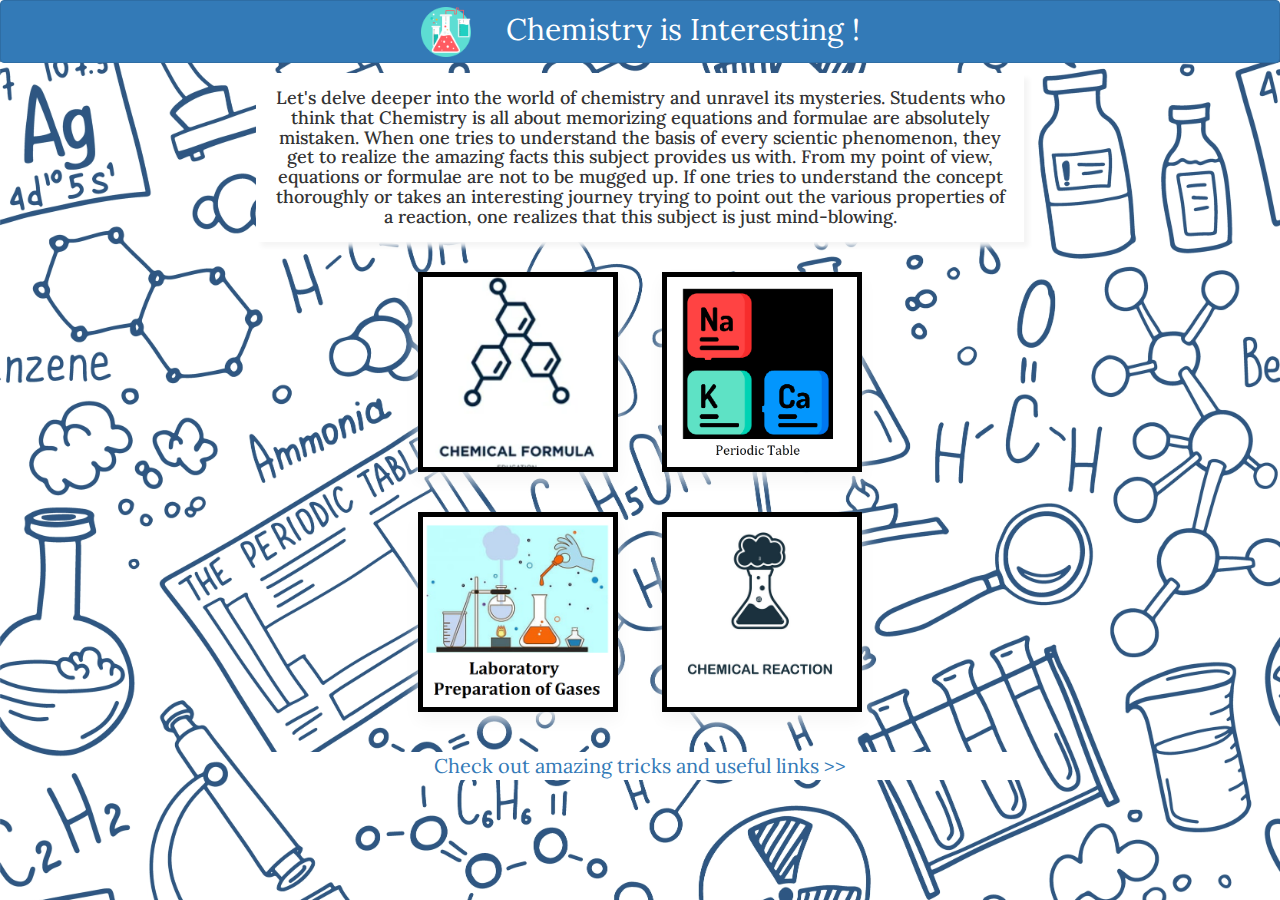
<file: index.html>
<html>
    <head>
        <title>Chemical Formulae</title>
        <link rel = "stylesheet" href = "style.css">
        <link rel="stylesheet" href="https://maxcdn.bootstrapcdn.com/bootstrap/3.4.0/css/bootstrap.min.css">
        <script src="https://ajax.googleapis.com/ajax/libs/jquery/3.4.1/jquery.min.js"></script>
        <script src="https://maxcdn.bootstrapcdn.com/bootstrap/3.4.0/js/bootstrap.min.js"></script>

        <link href="https://fonts.googleapis.com/css2?family=Lora:wght@500&display=swap" rel="stylesheet">

    </head>

    <body background="chem_bg.jpg">
        <center>
        <span><h1 id = "home_heading" class = "btn btn-primary"> <img src="icon.png" id = "icon">Chemistry is Interesting ! </h1></span>
        
        <br>

        <h4 id = "info">Let's delve deeper into the world of chemistry and unravel its mysteries. Students who think that Chemistry is all about memorizing equations and formulae are absolutely mistaken. When one tries to understand the basis of every scientic phenomenon, they get to realize the amazing facts this subject provides us with. From my point of view, equations or formulae are not to be mugged up. If one tries to understand the concept thoroughly or takes an interesting journey trying to point out the various properties of a reaction, one realizes that this subject is just mind-blowing. </h4>

        <div>
            <button class = "btn_feature" id = "formula" onclick="get_formula()"></button>
            <button class = "btn_feature" id = "periodic_table" onclick="get_trends()"></button>
        </div>
        
        <div>
            <button class = "btn_feature" id = "gases" onclick="get_preparation()"></button>
            <button class = "btn_feature" id = "reactions" onclick="get_reaction()"></button>
        </div>

        <br>
        <div id = "refer">
            <a href="tricks.html">Check out amazing tricks and useful links >></a>
        </div>
        
        <br>

        </center>
        <script>
            function get_formula(){
                window.location = "formula.html"
            }

            function get_trends(){
                window.location = "trends.html";
            }

            function get_preparation(){
                window.location = "lab.html";
            }

            function get_reaction(){
                window.location = "reaction.html";
            }
        </script>
    </body>
</html>
</file>
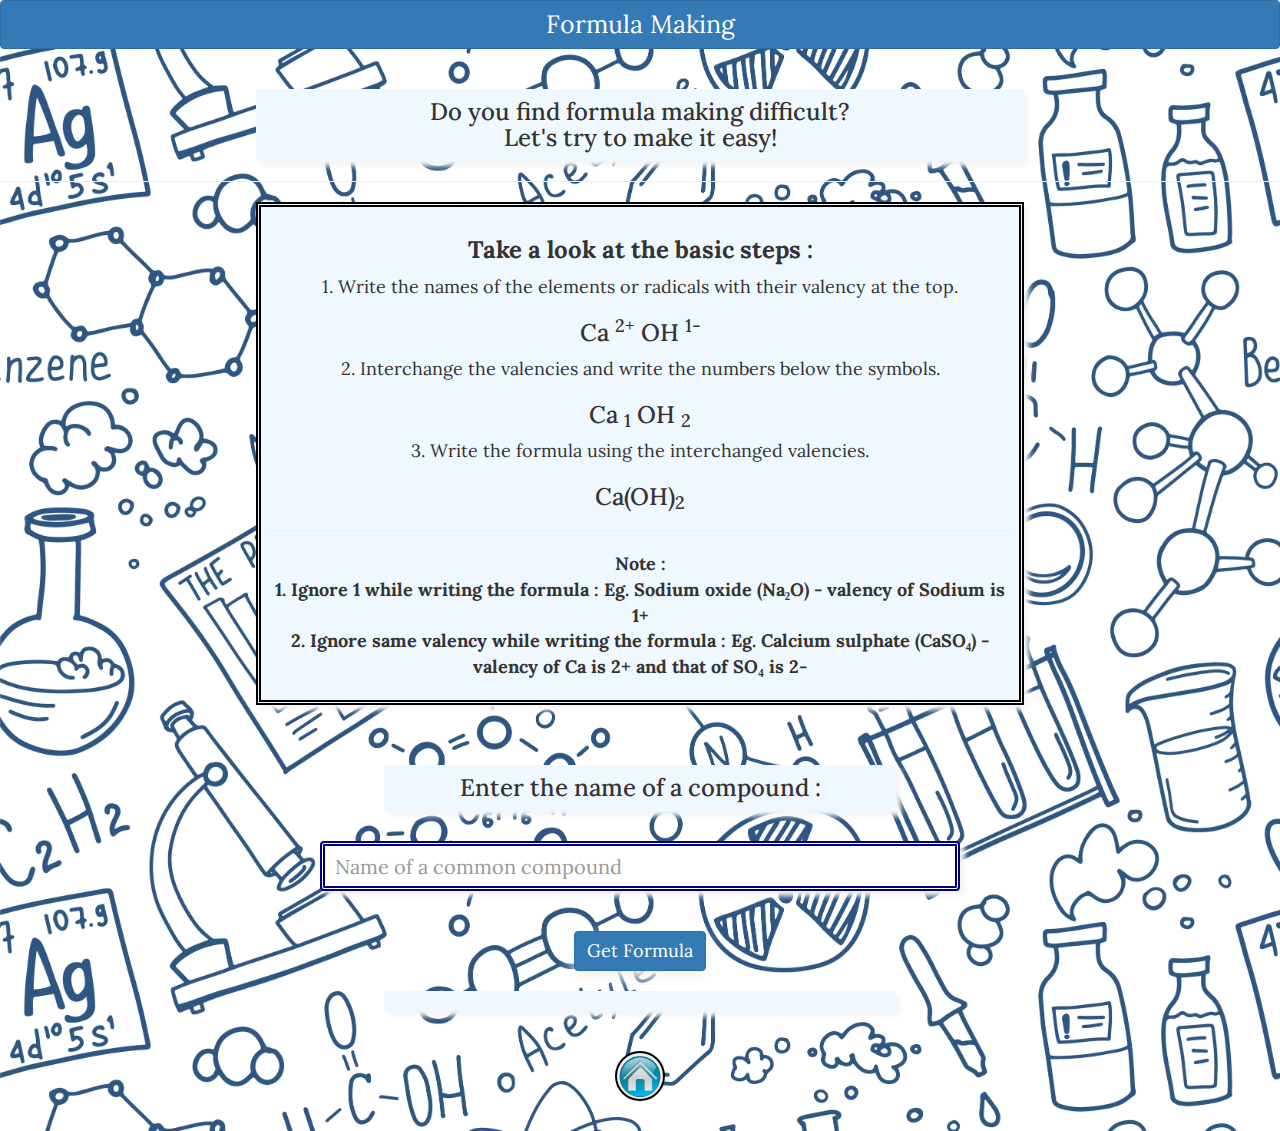
<file: formula.html>
<html>
    <head>
        <title>Chemical Formulae</title>
        <link rel = "stylesheet" href = "formula.css">
        <link rel="stylesheet" href="https://maxcdn.bootstrapcdn.com/bootstrap/3.4.0/css/bootstrap.min.css">
        <script src="https://ajax.googleapis.com/ajax/libs/jquery/3.4.1/jquery.min.js"></script>
        <script src="https://maxcdn.bootstrapcdn.com/bootstrap/3.4.0/js/bootstrap.min.js"></script>

        <link href="https://fonts.googleapis.com/css2?family=Lora:wght@500&display=swap" rel="stylesheet">

    </head>

    <body background="chem_bg.jpg">
        <center>
        <h1 id = "heading" class = "btn btn-primary">Formula Making </h1>
        <br><br>
        <h3 id ="aim">Do you find formula making difficult? <br> Let's try to make it easy!</h3>
        <hr>
        
        <div id = "steps">
        <h3><b> Take a look at the basic steps : </b></h3>
        <p> 1. Write the names of the elements or radicals with their valency at the top.</p>
        <h3>Ca <sup>2+</sup>           OH <sup>1-</sup></h3>
        <p> 2. Interchange the valencies and write the numbers below the symbols.</p>
        <h3>Ca <sub>1</sub>           OH <sub>2</sub></h3>
        <p> 3. Write the formula using the interchanged valencies.</p>
        <h3>Ca(OH)<sub>2</sub></h3>
        <hr>
        <p id = "note">Note :<br> 1. Ignore 1 while writing the formula : Eg. Sodium oxide (Na₂O) - valency of Sodium is 1+ <br>
                      2. Ignore same valency while writing the formula : Eg. Calcium sulphate (CaSO₄) - valency of Ca is 2+ and that of SO₄ is 2-
                         </p>
        </div>
        <br><br>
        <h3 class = "info" id = "hint"> Enter the name of a compound :</h3>
        <br>
        <input class="form-control" id = "compound_name" placeholder="Name of a common compound">

        <br>
        <button class="btn btn-primary" id = "btn_formula" onclick="find_formula()"> Get Formula </button>
        <h3 class = "info" id = "output"></h3>

        <button id = "back" onclick="home()"></button>

        </center>
        <script src = "formula.js"></script>
    </body>
</html>
</file>
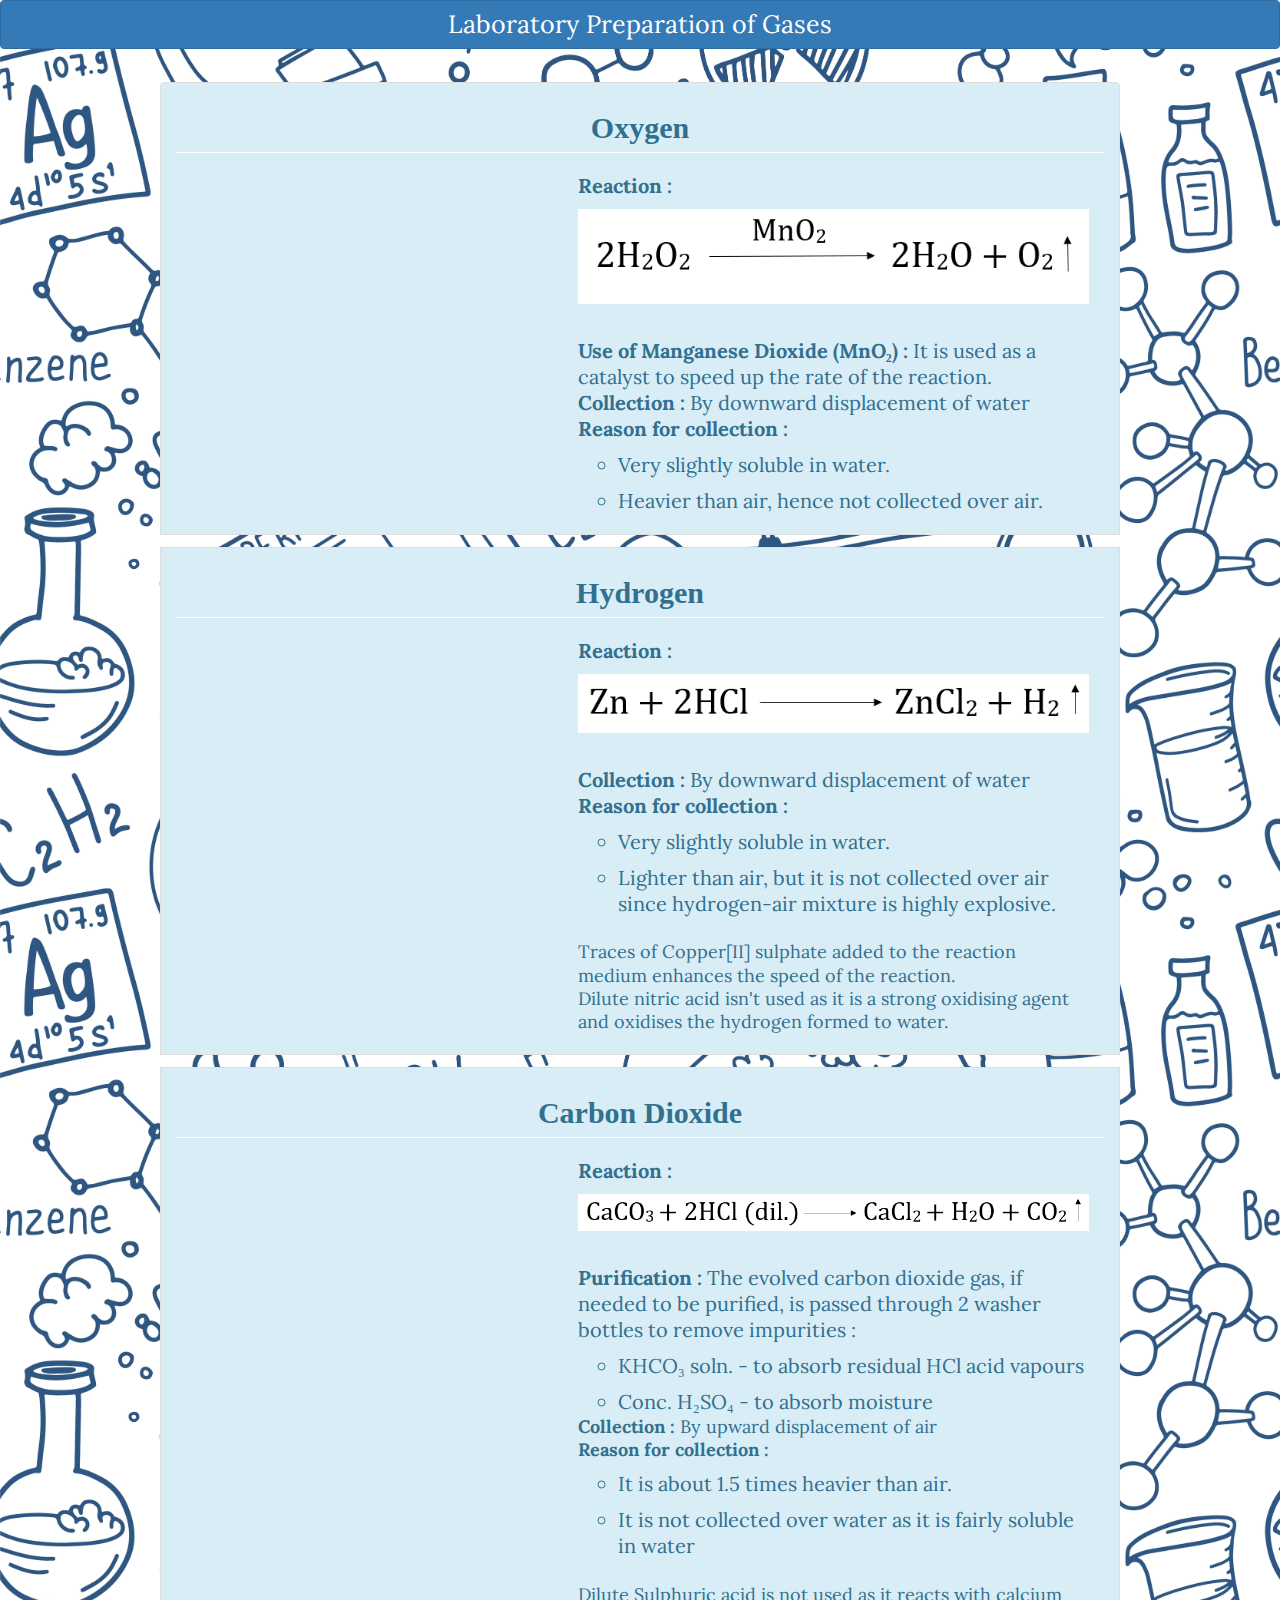
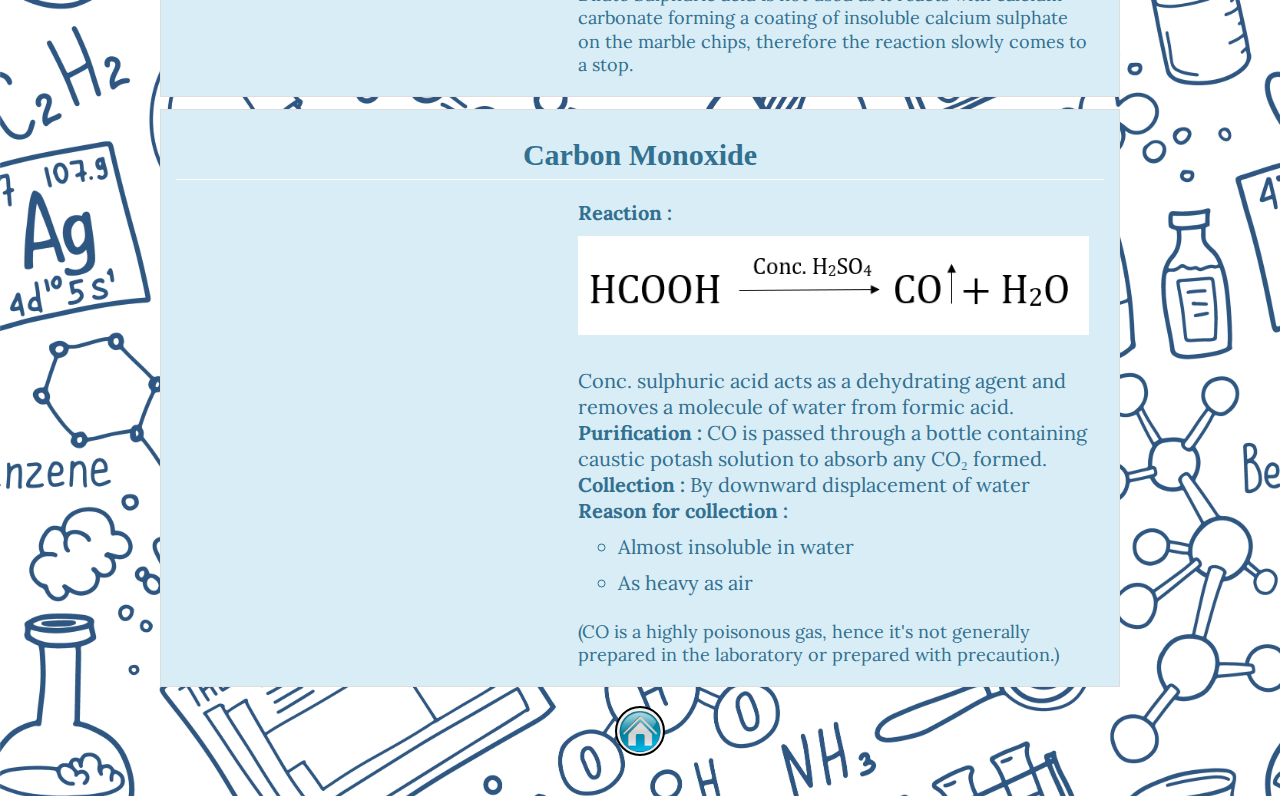
<file: lab.html>
<html>
    <head>
        <title>Preparation of Gases</title>
        <link rel = "stylesheet" href = "lab.css">
        <link rel="stylesheet" href="https://maxcdn.bootstrapcdn.com/bootstrap/3.4.0/css/bootstrap.min.css">
        <script src="https://ajax.googleapis.com/ajax/libs/jquery/3.4.1/jquery.min.js"></script>
        <script src="https://maxcdn.bootstrapcdn.com/bootstrap/3.4.0/js/bootstrap.min.js"></script>

        <link href="https://fonts.googleapis.com/css2?family=Lora:wght@500&display=swap" rel="stylesheet">

    </head>

    <body background="chem_bg.jpg">
        <center>
        <h1 id = "heading" class = "btn btn-primary">Laboratory Preparation of Gases</h1>
        <br><br>

        <ul class="list-group">
            <li class="list-group-item list-group-item-info col-lg-12 col-md-12 col-sm-12 col-xs-12 new_li">
                <h4>Oxygen</h4>
                <iframe class="img-responsive col-lg-5 col-md-5 col-sm-5 col-xs-12" src="https://www.youtube.com/embed/nkeniDKGs6Q" title="Preparation Of Oxygen Using Hydrogen Peroxide" frameborder="0" allow="accelerometer; autoplay; clipboard-write; encrypted-media; gyroscope; picture-in-picture; web-share" allowfullscreen></iframe>
                <!--<img src="mea.png" class="img-responsive col-lg-5 col-md-5 col-sm-5 col-xs-12">-->
                <div class="list-group-item-text col-lg-7 col-md-7 col-sm-7 col-xs-12">
                    <p><b>Reaction :</b></p>
                    <img src = "o2.PNG" class="img-responsive">
                    <br>
                    <p>
                        <b>Use of Manganese Dioxide (MnO₂) :</b> It is used as a catalyst to speed up the rate of the reaction. <br>
                        <b>Collection :</b> By downward displacement of water<br>
                        <b>Reason for collection :</b>
                        <ul>
                            <li>Very slightly soluble in water.</li>
                            <li>Heavier than air, hence not collected over air.</li>
                        </ul>
                    </p>
                </div>
            </li>
            <br><br>
            <li class="list-group-item list-group-item-info col-lg-12 col-md-12 col-sm-12 col-xs-12 new_li">
                <h4>Hydrogen</h4>
                <iframe class="img-responsive col-lg-5 col-md-5 col-sm-5 col-xs-12" src="https://www.youtube.com/embed/fq7gFxw_5ZQ" title="Laboratory Preparation Of Hydrogen" frameborder="0" allow="accelerometer; autoplay; clipboard-write; encrypted-media; gyroscope; picture-in-picture; web-share" allowfullscreen></iframe>
                
                <div class="list-group-item-text col-lg-7 col-md-7 col-sm-7 col-xs-12">
                    <p><b>Reaction :</b></p>
                    <img src = "h2.PNG" class="img-responsive">
                    <br>
                    <p>
                        <b>Collection :</b> By downward displacement of water<br>
                        <b>Reason for collection :</b>
                        <ul>
                            <li>Very slightly soluble in water.</li>
                            <li>Lighter than air, but it is not collected over air since hydrogen-air mixture is highly explosive.</li>
                        </ul><br>
                        Traces of Copper[II] sulphate added to the reaction medium enhances the speed of the reaction.<br>
                        Dilute nitric acid isn't used as it is a strong oxidising agent and oxidises the hydrogen formed to water.
                    </p>
                </div>
            </li>
            <br><br>
            <li class="list-group-item list-group-item-info col-lg-12 col-md-12 col-sm-12 col-xs-12 new_li">
                <h4>Carbon Dioxide</h4>
                <iframe class="img-responsive col-lg-5 col-md-5 col-sm-5 col-xs-12" src="https://www.youtube.com/embed/Du8Exmj9sW4" title="How to prepare carbon dioxide in the laboratory?" frameborder="0" allow="accelerometer; autoplay; clipboard-write; encrypted-media; gyroscope; picture-in-picture; web-share" allowfullscreen></iframe>                
                <div class="list-group-item-text col-lg-7 col-md-7 col-sm-7 col-xs-12">
                    <p><b>Reaction :</b></p>
                    <img src = "co2.PNG" class="img-responsive">
                    <br>
                    <p>
                        <b>Purification : </b>  The evolved carbon dioxide gas, if needed to be purified, is passed through 2 washer bottles to remove impurities : <br>
                        <ul>
                            <li>KHCO₃ soln. - to absorb residual HCl acid vapours </li>
                            <li>Conc. H₂SO₄ - to absorb moisture</li>
                        </ul>
                        <b>Collection :</b> By upward displacement of air<br>
                        <b>Reason for collection :</b>
                        <ul>
                            <li>It is about 1.5 times heavier than air.</li>
                            <li>It is not collected over water as it is fairly soluble in water</li>
                        </ul><br>
                        Dilute Sulphuric acid is not used as it reacts with calcium carbonate forming a coating of insoluble calcium sulphate on the marble chips, therefore the reaction slowly comes to a stop.<br>
                       
                    </p>
                </div>
            </li>
            <br><br>
            <li class="list-group-item list-group-item-info col-lg-12 col-md-12 col-sm-12 col-xs-12 new_li">
                <h4>Carbon Monoxide</h4>
                <iframe class="img-responsive col-lg-5 col-md-5 col-sm-5 col-xs-12" src="https://www.youtube.com/embed/Un4lTcvS8oo" title="ICSE Std-8 Chemistry: Carbon monoxide-occurrence, Lab Preparation of CO, Carbon Monoxide- (Part 1/3)" frameborder="0" allow="accelerometer; autoplay; clipboard-write; encrypted-media; gyroscope; picture-in-picture; web-share" allowfullscreen></iframe>
                <div class="list-group-item-text col-lg-7 col-md-7 col-sm-7 col-xs-12">
                    <p><b>Reaction :</b></p>
                    <img src = "co.PNG" class="img-responsive">
                    <br>
                    <p>
                        Conc. sulphuric acid acts as a dehydrating agent and removes a molecule of water from formic acid. <br>
                        <b>Purification : </b> CO is passed through a bottle containing caustic potash solution to absorb any CO₂ formed.<br>

                        <b>Collection :</b> By downward displacement of water<br>
                        <b>Reason for collection :</b>
                        <ul>
                            <li>Almost insoluble in water</li>
                            <li>As heavy as air</li>
                        </ul><br>
                        (CO is a highly poisonous gas, hence it's not generally prepared in the laboratory or prepared with precaution.)<br>
                       
                    </p>
                </div>
            </li>

            <button id = "back" onclick="home()"></button>
        </ul>
 
        

        </center>
        <script>
            function home(){
                window.location = "index.html";
            }
        </script>
    </body>
</html>
</file>
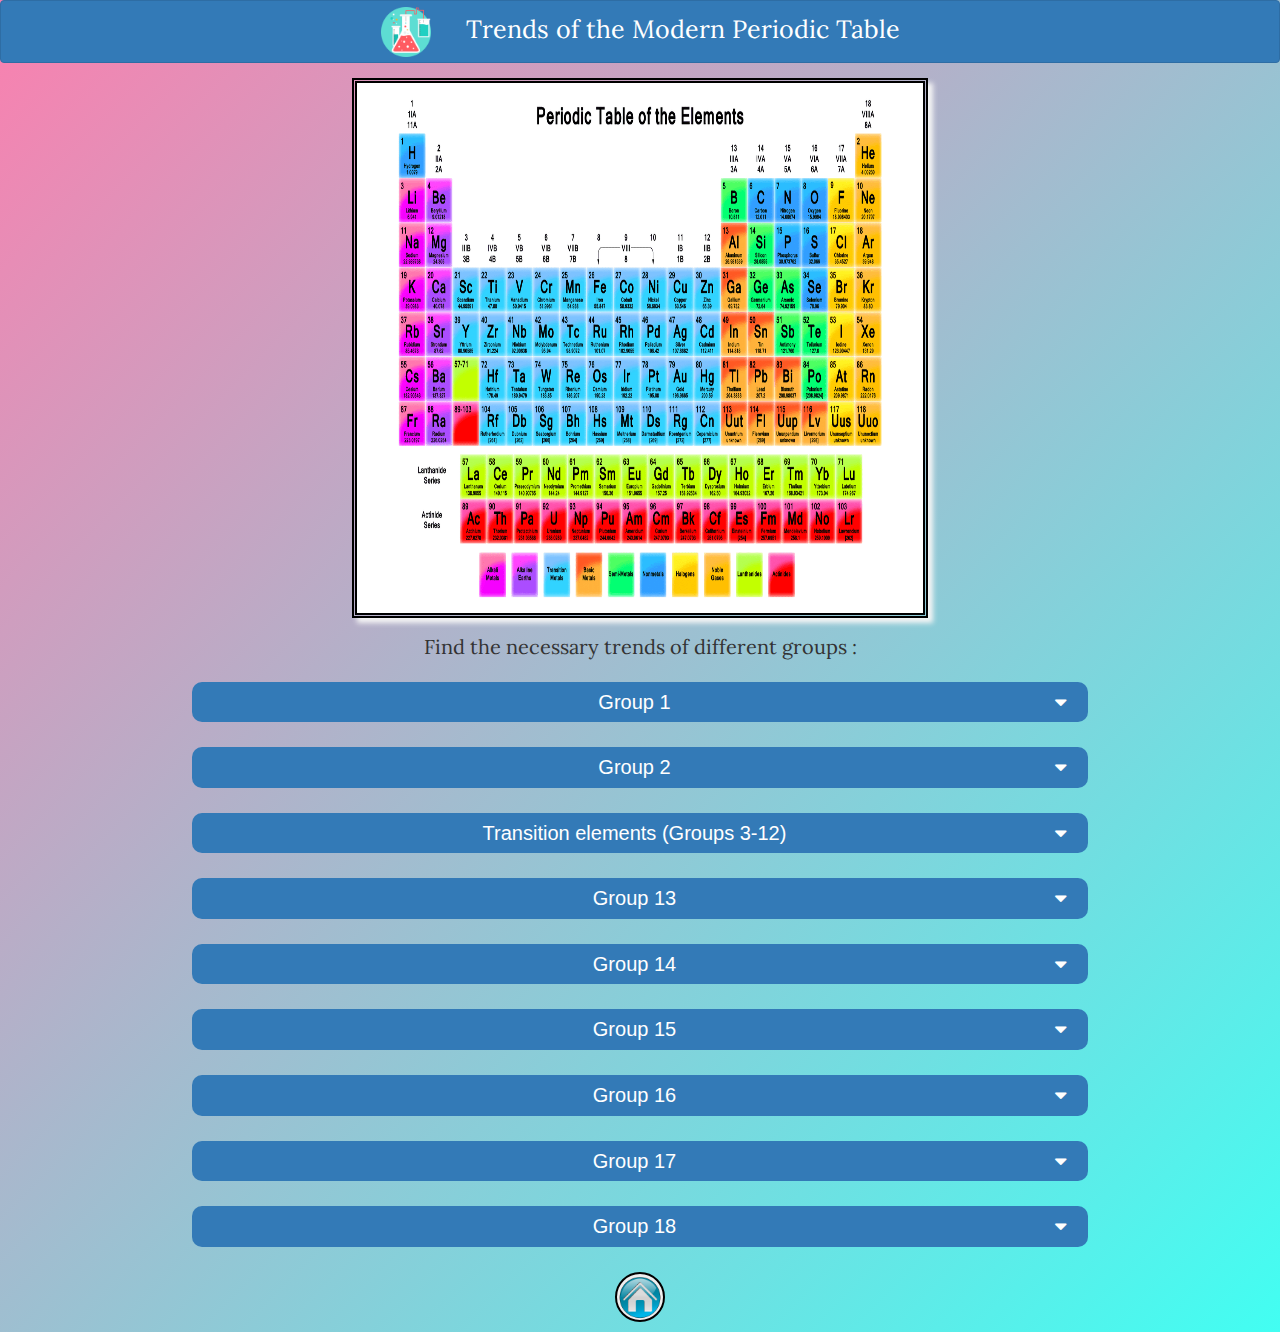
<file: trends.html>
<html>
    <head>
        <title>Periodic Table</title>
        <link rel = "stylesheet" href = "trends.css">
        <link rel="stylesheet" href="https://maxcdn.bootstrapcdn.com/bootstrap/3.4.0/css/bootstrap.min.css">
        <script src="https://ajax.googleapis.com/ajax/libs/jquery/3.4.1/jquery.min.js"></script>
        <script src="https://maxcdn.bootstrapcdn.com/bootstrap/3.4.0/js/bootstrap.min.js"></script>
        <link rel="stylesheet" href="https://cdnjs.cloudflare.com/ajax/libs/font-awesome/4.7.0/css/font-awesome.min.css">

        <link href="https://fonts.googleapis.com/css2?family=Lora:wght@500&display=swap" rel="stylesheet">

    </head>

    <body>
        <center>
        <span><h1 id = "home_heading" class = "btn btn-primary"> <img src="icon.png" id = "icon">Trends of the Modern Periodic Table </h1></span>
        
        <img src="table.png" id = "img_table">

        <p id = "hint">Find the necessary trends of different groups :</p>

        <section style="width: 70%;">

        <div class="bg-primary group_head" data-toggle="collapse" data-target="#group1">
            Group 1<i class="fa fa-sort-desc"></i>
        </div>
        <div id="group1" class = "collapse group_details">
            <div class="col-lg-3 col-md-3 col-sm-3 col-xs-12  grp_img" >
                <img src="1.jpg" class="img-responsive img-thumbnail">
            </div>
            <div class="col-lg-9 col-md-9 col-sm-9 col-xs-12 group_text">
                <p style="text-align: left;">1. Valency : 1+<br>
                   2. They are termed 'Alkali Metals'<br>
                   3. The group 1 elements are all soft, reactive metals with low melting points.<br>
                   4. They react with water to produce an alkaline metal hydroxide solution and hydrogen. <br>
                   5. Reactivity increases down the group.
                </p>
            </div>
        </div>
        <br>

        <div class="bg-primary group_head" data-toggle="collapse" data-target="#group2">
            Group 2<i class="fa fa-sort-desc"></i>
        </div>
        <div id="group2" class = "collapse group_details">
            <div class="col-lg-3 col-md-3 col-sm-3 col-xs-12  grp_img" >
                <img src="2.png" class="img-responsive img-thumbnail">
            </div>
            <div class="col-lg-9 col-md-9 col-sm-9 col-xs-12 group_text">
                <p style="text-align: left;">1. Valency : 2+<br>
                    2. They are termed 'Alkaline Earth Metals'<br>
                    3. Progressing down group 2, the atomic radius increases due to the extra shell of electrons for each element.<br>
                    4. Generally the melting point of the metals decreases down the group.   <br>
                    5. The reactions of the elements with water become more vigorous down the group. <br>
                    6. The solubilities of the hydroxides of the elements increase going down the group. <br>
                    7. The solubilities of the sulphates of the elements decreases down the group.
                 </p>
            </div>
        </div>

        <div class="bg-primary group_head" data-toggle="collapse" data-target="#group3_12">
            Transition elements (Groups 3-12)<i class="fa fa-sort-desc"></i>
        </div>
        <div id="group3_12" class = "collapse group_details">
            <div class="col-lg-3 col-md-3 col-sm-3 col-xs-12  grp_img" >
                <img src="transition.png" class = "img-responsive img-thumbnail">
            </div>
            <div class="col-lg-9 col-md-9 col-sm-9 col-xs-12 group_text">
                <p style="text-align: left;">1. Transition elements (also known as transition metals) are elements that have partially filled d orbitals. [Groups 3 -12] <br>
                    2. The atomic and ionic radii of the transition elements decrease from group 3 to group 6 due to the poor shielding offered by the small number of d-electrons. Those placed between groups 7 and 10 have somewhat similar atomic radii and those placed in groups 11 and 12 have larger radii. <br>
                    3. High melting points and boiling points.
                    4. Large charge: radius ratios.
                    5. High densities and hardness.
                <br>                    
                 </p>
            </div>
        </div>

        <div class="bg-primary group_head" data-toggle="collapse" data-target="#group13">
            Group 13<i class="fa fa-sort-desc"></i>
        </div>
        <div id="group13" class = "collapse group_details">
            <div class="col-lg-3 col-md-3 col-sm-3 col-xs-12  grp_img" >
                <img src="13.png" class="img-responsive img-thumbnail">
            </div>
            <div class="col-lg-9 col-md-9 col-sm-9 col-xs-12 group_text">
                <p style="text-align: left;">1. The elements of the boron family adopts oxidation states +3 or +1<br>
                    2. These elements form the first group of the p-block elements.<br>
                    3. Atomic radius increases down the group<br>
                    4. Electrode potential increases down the group (reactivity decreases down the group) <br>
                    5. Ionization Energy decreases going down the group (because the electrons are farther from the core and therefore are easier to remove; Tl does not fit this trend)
                 </p>
            </div>
        </div>

        <div class="bg-primary group_head" data-toggle="collapse" data-target="#group14">
            Group 14<i class="fa fa-sort-desc"></i>
        </div>
        <div id="group14" class = "collapse group_details">
            <div class="col-lg-3 col-md-3 col-sm-3 col-xs-12  grp_img" >
                <img src="14.JPG" class="img-responsive img-thumbnail">
            </div>
            <div class="col-lg-9 col-md-9 col-sm-9 col-xs-12 group_text">
                <p style="text-align: left;">1. The group 14 elements have a general electronic configuration of ns2np2. These elements have 2 electrons in the outermost p orbitals.<br>
                    2. The Group 14 elements tend to adopt oxidation states of +4 and, for the heavier elements, +2 due to the inert pair effect.<br>
                    3. The atomic radii increase down the group, and ionization energies decrease<br>
                    4. Down the group, the metallic character increases.<br>                    
                 </p>
            </div>
        </div>

        <div class="bg-primary group_head" data-toggle="collapse" data-target="#group15">
            Group 15<i class="fa fa-sort-desc"></i>
        </div>
        <div id="group15" class = "collapse group_details">
            <div class="col-lg-3 col-md-3 col-sm-3 col-xs-12  grp_img" >
                <img src="15.jpg" class="img-responsive img-thumbnail">
            </div>
            <div class="col-lg-9 col-md-9 col-sm-9 col-xs-12 group_text">
                <p style="text-align: left;">1. The valence electron shell configuration of group 15 elements is ns2np3.<br>
                    2. The common oxidation states of these elements are -3, +3 and +5.<br>
                    3. Atomic radii increases in size down the group. Ionization energy decreases down the group. <br>
                    4. The electronegativity value decreases down the group with increasing atomic size.<br>
                    5. Metallic character increases down the group. <br>                    
                 </p>
            </div>
        </div>

        <div class="bg-primary group_head" data-toggle="collapse" data-target="#group16">
            Group 16<i class="fa fa-sort-desc"></i>
        </div>
        <div id="group16" class = "collapse group_details">
            <div class="col-lg-3 col-md-3 col-sm-3 col-xs-12  grp_img" >
                <img src="16.jpg" class="img-responsive img-thumbnail">
            </div>
            <div class="col-lg-9 col-md-9 col-sm-9 col-xs-12 group_text">
                <p style="text-align: left;">1. The oxygen family, also called the chalcogens, consists of the elements found in Group 16 of the periodic table.<br>
                    2. The atomic radii or the ionic radii of elements increases while progressing down a group. <br>
                    3. Electronegativity, ionization energy (or ionization potential IP), and electron affinity decrease for the group as atomic weight increases.<br>                    
                    4. Due to the increase in atomic sizes and atomic masses down a group, the melting and boiling points of the elements also increase while progressing down a group<br>                    
                 </p>
            </div>
        </div>

        <div class="bg-primary group_head" data-toggle="collapse" data-target="#group17">
            Group 17<i class="fa fa-sort-desc"></i>
        </div>
        <div id="group17" class = "collapse group_details">
            <div class="col-lg-3 col-md-3 col-sm-3 col-xs-12  grp_img" >
                <img src="17.png" class = "img-responsive img-thumbnail">
            </div>
            <div class="col-lg-9 col-md-9 col-sm-9 col-xs-12 group_text">
                <p style="text-align: left;">1. These elements are termed as 'Halogens'. <br>
                    2. All the elements of the halogen family exhibit -1 oxidation state. However, elements such as chlorine, bromine, and iodine also show +1, +3, +5 and +7 states. <br>
                    3. Halogens are highly reactive, they react with metals and non-metals in order to form halides. Their reactivity decreases as we move down the group.<br>                    
                    4. Atomic and ionic radii increase from top to bottom in a group. Ionisation enthalpy decreases from top to bottom in the group.<br>                    
                 </p>
            </div>
        </div>

        <div class="bg-primary group_head" data-toggle="collapse" data-target="#group18">
            Group 18<i class="fa fa-sort-desc"></i>
        </div>
        <div id="group18" class = "collapse group_details">
            <div class="col-lg-3 col-md-3 col-sm-3 col-xs-12  grp_img" >
                <img src="18.jpg" class = "img-responsive img-thumbnail">
            </div>
            <div class="col-lg-9 col-md-9 col-sm-9 col-xs-12 group_text">
                <p style="text-align: left;">1. These elements are termed as 'Noble Gases'. <br>
                    2. The members of the group have eight electrons in their outermost orbit (except helium which has two electrons). Thus, they have a stable configuration. Group 18 elements are gases and chemically unreactive, which means they don’t form many compounds. Thus, the elements are known as inert gases. <br>
                    3. Atomic radii of noble gases increase down the group.<br>                    
                    4. Ionization enthalpy of noble gases decreases down the group due to the increase in their atomic size.<br>                    
                 </p>
            </div>
        </div>

    </section>

    <button id = "back" onclick="home()"></button>

        </center>
        <script>
            function home(){
                window.location = "index.html";
            }
        </script>
    </body>
</html>
</file>
<file: style.css>
#home_heading{
    width : 100%;
    font-size: large;
    padding-bottom: 5px;
    margin-top: 0px;
    font-family: 'Lora', serif;
    align-items: center;
    font-size: 30px;
}
body{
    background-size: contain;
    
}

#icon{
    height:50px;
    width: 50px;
    align-items: left;
    margin-right: 35px;
}

.btn_feature{
    box-shadow: 0px 8px 16px whitesmoke;
    width: 40%;
    margin: 20px;
    height: 200px;
    width: 200px;
    border: 5px solid black;
}

div{
    width: 100%;
}

#formula{
    background-image: url("formula.png");
    background-size: cover;
}

#periodic_table{
    background-image: url("elements.png");
    background-size: contain;
}

#gases{
    background-image: url("lab.PNG");
    background-size: contain;
}

#reactions{
    background-image: url("reaction.png");
    background-size: contain;
}

#info{
    background-color: white;
    box-shadow: 5px 5px 5px whitesmoke;
    font-family: 'Lora', serif;
    width: 60%;
    padding: 15px;
}

#refer{
    font-family: 'Lora', serif;
    font-size: 20px;
    background-color: white;
    width: 60%;
}
</file>
<file: formula.css>
#heading{
    width : 100%;
    padding-bottom: 5px;
    font-family: 'Lora', serif;
    align-items: center;
    font-size: 25px;
    margin-top: 0px;
}

body{
    background-size: contain;
}


#compound_name{
    box-shadow: 5px 5px 5px whitesmoke;
    font-size: 20px;
    font-family: 'Lora', serif;
    width: 50%;
    padding: 10px;
    height: 50px;
    border: 5px double navy;
}

.info{
    background-color: aliceblue;
    width: 40%;
    box-shadow: 5px 5px 5px whitesmoke;
    padding: 10px;
    font-family: 'Lora', serif;
}

#btn_formula{
    margin-top: 20px;
    box-shadow: 0px 8px 16px whitesmoke;
    font-family: 'Lora', serif;
    font-size: 18px;
}

#back{
    width: 50px;
    height: 50px;
    border-radius: 50%;
    border:2px solid black;
    background-image: url("home.png");
    background-size: contain;
    margin: 30px;
}




#aim, #steps{
    background-color: aliceblue;
    width: 60%;
    box-shadow: 5px 5px 5px whitesmoke;
    padding: 10px;
    font-family: 'Lora', serif;
   
}

#steps{
    border: 5px double black;
}

p{
    font-size: 18px;
    font-family: 'Lora', serif;
}

#note{
    font-weight: bold;
}
</file>
<file: lab.css>
#heading{
    width : 100%;
    padding-bottom: 5px;
    font-family: 'Lora', serif;
    align-items: center;
    font-size: 25px;
    margin-top: 0px;
}

body{
    background-size: contain;
}

.new_li{
    margin-top: 13px;
}
.new_li h4{
    border-bottom: 1px solid white;
    padding: 8px; 
    font-size: 30px;
    font-family: 'Merriweather', serif;
    font-weight: bold;
}

.new_li p, li{
    margin-top: 10px;
    font-family: 'Lora', serif;
    font-size: 20px;
}

.new_li iframe{
    height: 300px;
}

.list-group{
    width:75%;
}

.list-group-item-text{
    text-align: left;
    font-size: 18px;
}

#back{
    width: 50px;
    height: 50px;
    border-radius: 50%;
    border:2px solid black;
    background-image: url("home.png");
    background-size: contain;
    margin: 20px;
}
</file>
<file: trends.css>
#home_heading{
    width : 100%;
    padding-bottom: 5px;
    margin-top: 0px;
    font-family: 'Lora', serif;
    align-items: center;
    font-size: 25px;
}
body{    
    background: linear-gradient(to bottom right, rgba(250,128,175,100), rgba(66,254,242,100));
}

#icon{
    height:50px;
    width: 50px;
    align-items: left;
    margin-right: 35px;
}


#img_table{
    width: 45%;
    margin: 15px;
    border: 5px double black;
    box-shadow: 5px 5px 5px whitesmoke;
    height: 60%;
}

#hint{
    width: 55%;
    font-size: 20px;
    font-family:  'Lora', serif;

}

.group_head{
    font-size: 20px;
    padding: 6px 22px;
    border-radius: 10px;
    margin-bottom: 15px;
    margin-top: 10px;
    width: 100%;
    display: inline-block;
}

.group_head i{
    float: right;
}
.group_text {
    height: fit-content;
    font-size: 20px;
    font-family: 'Lora', serif; 
    padding: 15px;
}

.group_details{
    width: 70%;
}

#back{
    width: 50px;
    height: 50px;
    border-radius: 50%;
    border:2px solid black;
    background-image: url("home.png");
    background-size: contain;
    margin: 10px;
}
</file>
